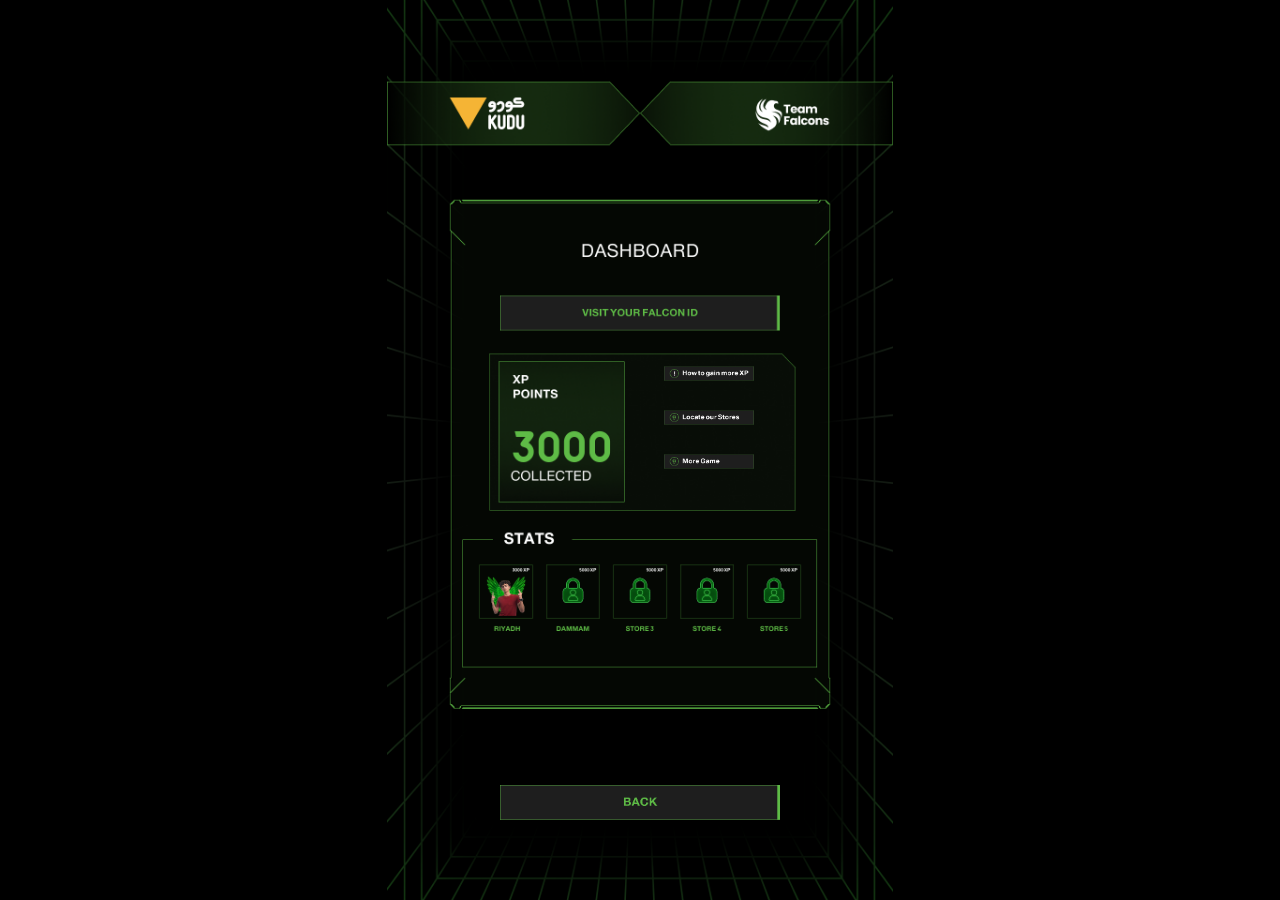
<file: pages/dashboard.html>
<!DOCTYPE html>
<html lang="en">
<head>
  <meta charset="UTF-8"/>
  <meta name="viewport" content="width=device-width,initial-scale=1.0"/>
  <title>Falcons x Kudu – Dashboard</title>
  <link rel="stylesheet" href="../style.css"/>
</head>
<body class="dashboard">
  <div class="dashboard-container">

<a href="detailid.html" class="btn-falcon-id"
   onclick="event.preventDefault();
            this.querySelector('img').src='../assets/images/VISIT YOUR FALCON ID_S.png';
            setTimeout(()=>location.href='detailid.html',200)">
  <img src="../assets/images/VISIT YOUR FALCON ID_N.png" alt="Visit Your Falcon ID">
</a>


<div class="xp-panel">
  <div class="xp-box">
   
  </div>
  <div class="xp-actions">
    
    <a href="howtogainmoreXP.html" class="xp-btn"
       onclick="event.preventDefault();
                this.querySelector('img').src='../assets/images/Group 25.png';
                setTimeout(()=>location.href='howtogainmoreXP.html',200)">
      <img src="../assets/images/Group 33.png" alt="How to gain more XP">
    </a>
    
    <a href="locateourstores.html" class="xp-btn"
       onclick="event.preventDefault();
                this.querySelector('img').src='../assets/images/Group 26.png';
                setTimeout(()=>location.href='locateourstores.html',200)">
      <img src="../assets/images/Group 31.png" alt="Locate our Stores">
    </a>
   
    <a href="moregame.html" class="xp-btn"
       onclick="event.preventDefault();
                this.querySelector('img').src='../assets/images/Group 30.png';
                setTimeout(()=>location.href='moregame.html',200)">
      <img src="../assets/images/Group 32.png" alt="More Game">
    </a>
  </div>
</div>


  </div>

  <a href="welcome.html" class="btn-back"
   onclick="event.preventDefault();
            this.querySelector('img').src='../assets/images/BACK_S.png';
            setTimeout(()=>location.href='welcome.html',200)">
  <img src="../assets/images/BACK_N.png" alt="Back">
</a>
</body>
</html>
</file>
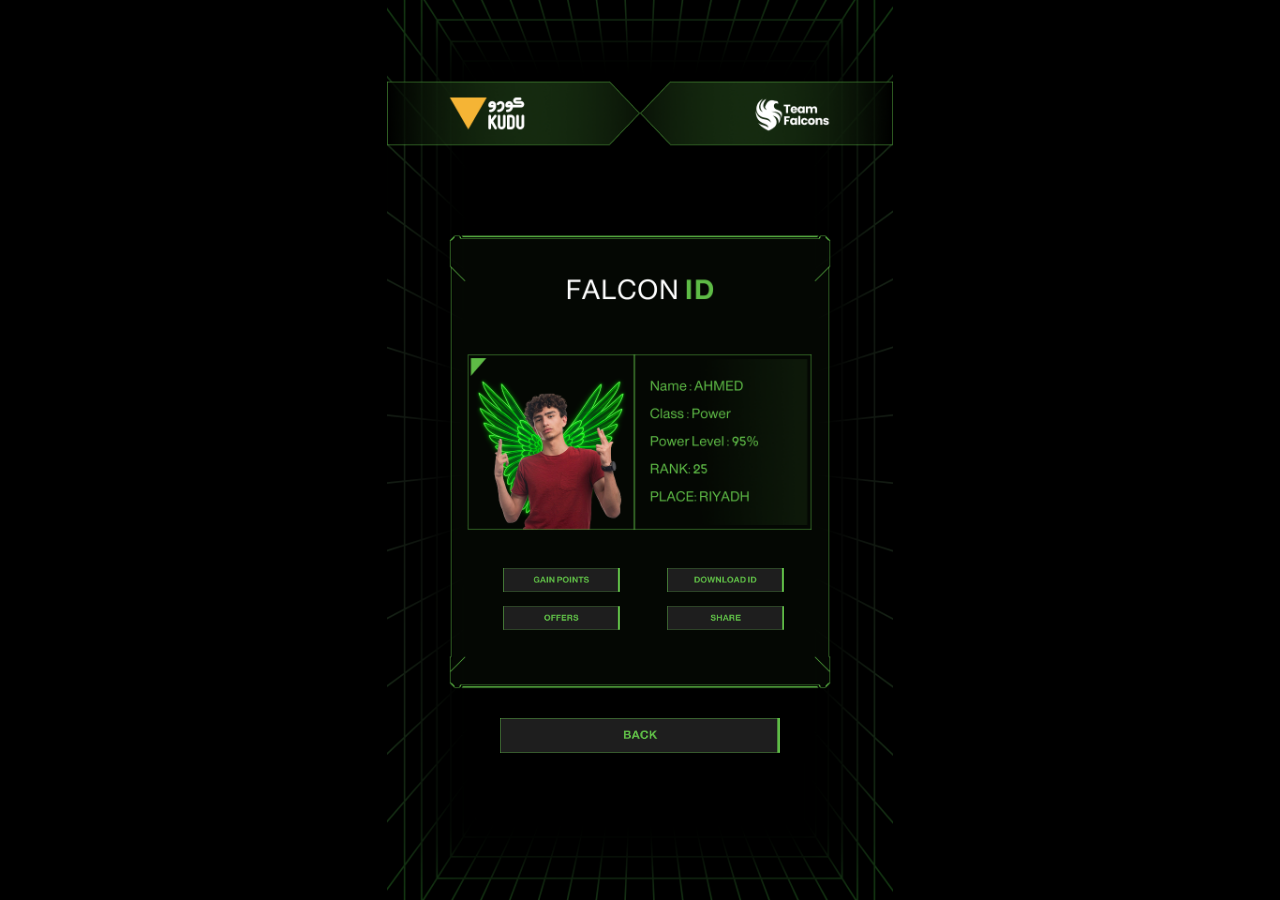
<file: pages/detailid.html>
<!DOCTYPE html>
<html lang="en">
<head>
  <meta charset="UTF-8"/>
  <meta name="viewport" content="width=device-width,initial-scale=1.0"/>
  <title>Falcon ID Details</title>
  <link rel="stylesheet" href="../style.css"/>
</head>
<body class="detailid">
  <div class="detailid-container">
    
    <div class="detailid-buttons">
      
      <a href="gainpoints.html" class="btn-detail"
         onclick="event.preventDefault();
                  this.querySelector('img').src='../assets/images/GAIN POINTS_S.png';
                  setTimeout(()=>location.href='gainpoints.html',200);">
        <img src="../assets/images/GAIN POINTS_N.png" alt="Gain Points">
      </a>

     
      <a href="download.html" class="btn-detail"
         onclick="event.preventDefault();
                  this.querySelector('img').src='../assets/images/DOWNLOAD ID_S.png';
                  setTimeout(()=>location.href='download.html',200);">
        <img src="../assets/images/DOWNLOAD ID_N.png" alt="Download ID">
      </a>

      
      <a href="offers.html" class="btn-detail"
         onclick="event.preventDefault();
                  this.querySelector('img').src='../assets/images/OFFERS_S.png';
                  setTimeout(()=>location.href='offers.html',200);">
        <img src="../assets/images/OFFERS_N.png" alt="Offers">
      </a>

      
      <a href="view.html" class="btn-detail"
         onclick="event.preventDefault();
                  this.querySelector('img').src='../assets/images/SHARE_S.png';
                  setTimeout(()=>location.href='view.html',200);">
        <img src="../assets/images/SHARE_N.png" alt="Share">
      </a>
    </div>

    
    <a href="dashboard.html" class="btn-back"
       onclick="event.preventDefault();
                this.querySelector('img').src='../assets/images/BACK_S.png';
                setTimeout(()=>location.href='dashboard.html',200);">
      <img src="../assets/images/BACK_N.png" alt="Back">
    </a>
  </div>
</body>
</html>
</file>
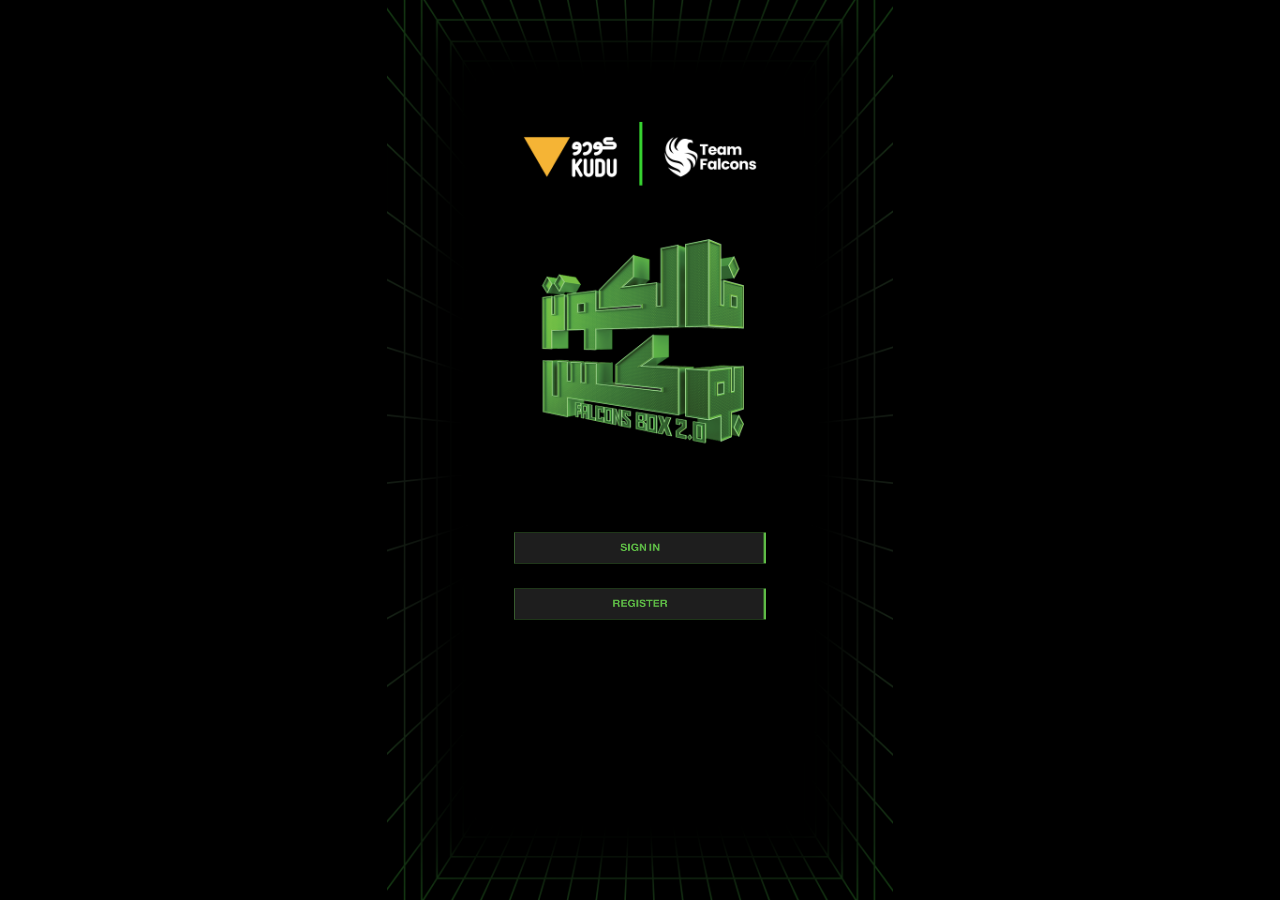
<file: pages/login.html>
<!DOCTYPE html>
<html lang="en">
<head>
  <meta charset="UTF-8" />
  <meta name="viewport" content="width=device-width, initial-scale=1.0"/>
  <title>Falcons x Kudu – Login</title>
  <link rel="stylesheet" href="../style.css" />
</head>
<body class="login">
  <div class="login-container">
    <div class="buttons">
      
      <a href="welcome.html"
         onclick="event.preventDefault();
                  this.querySelector('img').src='../assets/images/Sign In_S.png';
                  setTimeout(() => location.href='welcome.html', 200);">
        <img src="../assets/images/Sign In_N.png" alt="Sign In">
      </a>

      
      <a href="register.html"
         onclick="event.preventDefault();
                  this.querySelector('img').src='../assets/images/register_S.png';
                  setTimeout(() => location.href='register.html', 200);">
        <img src="../assets/images/register_N.png" alt="Register">
      </a>
    </div>
  </div>
</body>
</html>
</file>
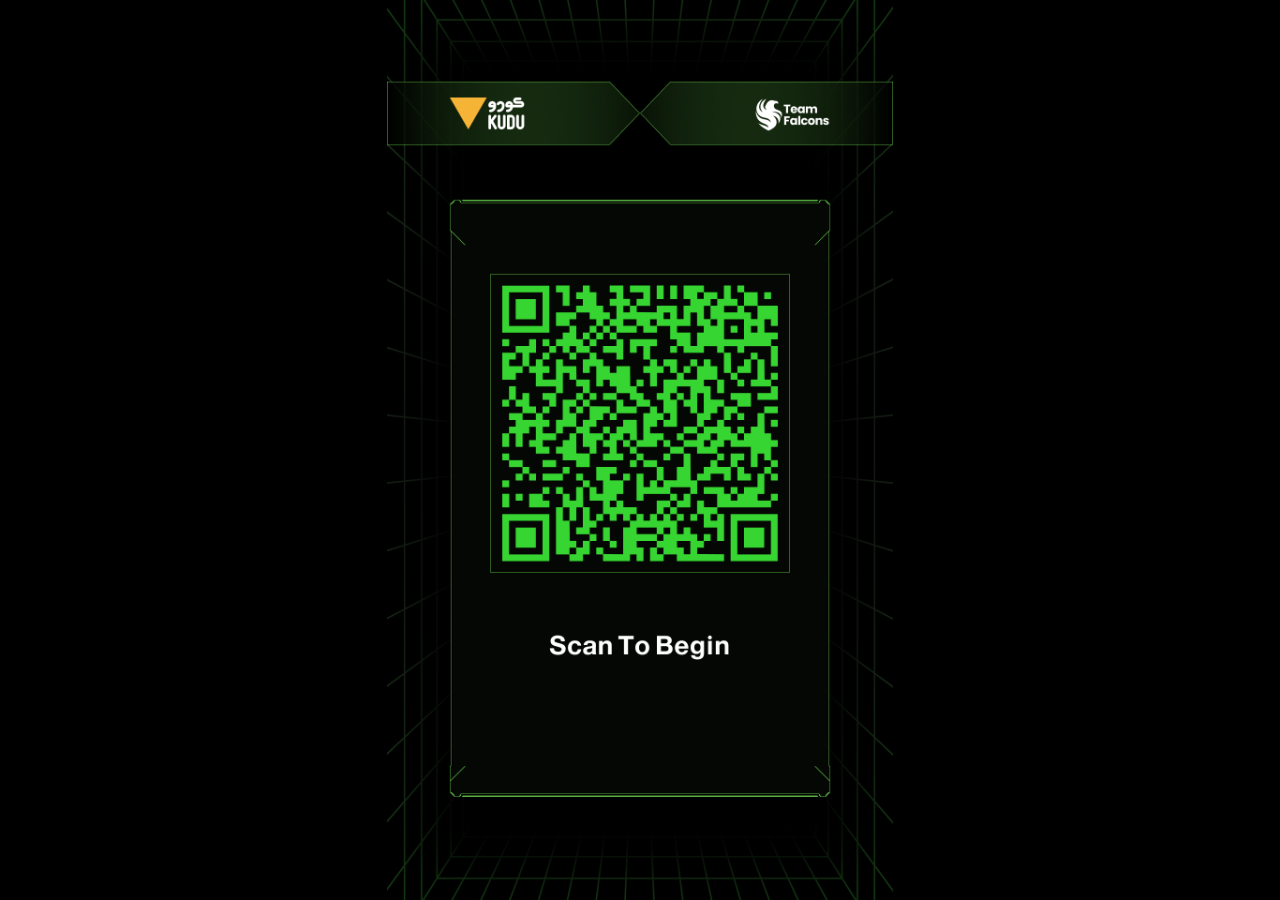
<file: pages/scan.html>
<!DOCTYPE html>
<html lang="en">
<head>
  <meta charset="UTF-8" />
  <meta name="viewport" content="width=device-width, initial-scale=1.0"/>
  <title>Falcons x Kudu – Scan</title>
  <link rel="stylesheet" href="../style.css" />
</head>
<body class="scan">
  <div class="scan-container">
  </div>
</body>
</html>
</file>
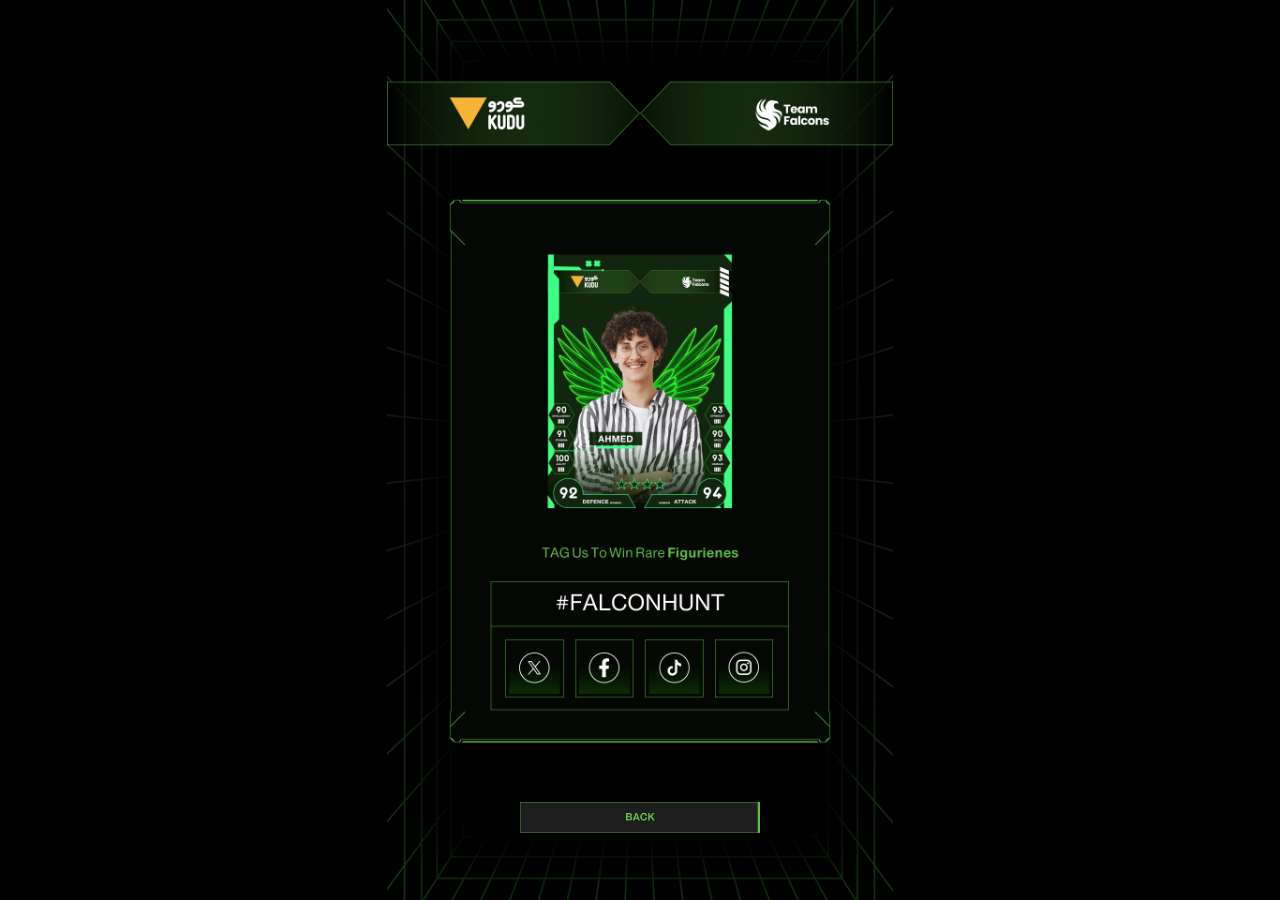
<file: pages/view.html>
<!DOCTYPE html>
<html lang="en">
<head>
  <meta charset="UTF-8" />
  <meta name="viewport" content="width=device-width,initial-scale=1.0"/>
  <title>Falcons x Kudu – Dashboard</title>
  <link rel="stylesheet" href="../style.css" />
</head>
<body class="view">
  <div class="view-container">
    <a href="detailid.html" class="btn-back"
       onclick="event.preventDefault();
                this.querySelector('img').src='../assets/images/BACK_S.png';
                setTimeout(()=>location.href='detailid.html',200);">
      <img src="../assets/images/BACK_N.png" alt="Back">
    </a>
</file>
<file: style.css>
@font-face {
  font-family: 'beIN Normal';
  src: url('fonts/bein-normal.ttf') format('truetype');
}
@font-face {
  font-family: 'beIN Black';
  src: url('fonts/bein-black.ttf') format('truetype');
}


body {
  margin: 0;
  padding: 0;
  font-family: 'beIN Normal', sans-serif;
  overflow: hidden;
  height: 100vh;
  width: 100vw;
}


body.index,
body.login,
body.welcome,
body.scan,
body.dashboard,
body.detailid,
body.view {
  background-color: black;
  background-size: contain;
  background-position: top center;
  background-repeat: no-repeat;
}


body.index {
  background-image: url('assets/images/BG.png');
}

body.login {
  background: url('assets/images/39.png') no-repeat top center;
  background-size: contain;
  background-color: #000;
}

body.welcome {
  background: url('assets/images/40.png') no-repeat top center;
  background-size: contain;
  background-color: #000;
}

body.scan {
  background: url('assets/images/41.png') no-repeat top center;
  background-size: contain;
  background-color: #000;
}

body.dashboard {
  background: url('assets/images/42.png') no-repeat top center;
  background-size: contain;
  background-color: #000;
}

body.detailid {
  background: url('assets/images/44.png') no-repeat top center;
  background-size: contain;
  background-color: #000;
}

body.view {
  background: url('assets/images/45.png') no-repeat top center;
  background-size: contain;
  background-color: #000;
}


body.index .container {
  position: absolute;
  top: 64%;
  left: 50%;
  transform: translate(-50%, -50%);
  width: 100%;
  max-width: 400px;
  display: flex;
  flex-direction: column;
  align-items: center;
  gap: 35px;
}
body.index .tap-button img {
  display: block;
  margin: 0 auto;
  width: 90%;
  max-width: 280px;
  height: 55px;
  object-fit: contain;
}
body.index .language-buttons {
  display: flex;
  justify-content: center;
  gap: 80px;
  margin-top: 100px;
}
body.index .language-buttons img {
  width: 220px;
  height: 105px;
  object-fit: contain;
}


body.login .login-container {
  position: absolute;
  top: 64%;
  left: 50%;
  transform: translate(-50%, -50%);
  width: 100%;
  max-width: 400px;
  display: flex;
  flex-direction: column;
  align-items: center;
  gap: 35px;
}


body.login .login-container > img {
  width: 90%;
  max-width: 280px;
  object-fit: contain;
  display: block;
  margin: 0 auto;
}


body.login .login-container .buttons {
  display: flex;
  flex-direction: column;
  gap: 1px;
}
body.login .login-container .buttons img {
  width: 90%;
  max-width: 280px;
  height: 55px;
  object-fit: contain;
  display: block;
  margin: 0 auto;
}



body.welcome .welcome-container {
  position: absolute;
  top: 64%;
  left: 50%;
  transform: translate(-50%, -50%);
  width: 100%;
  max-width: 400px;
  display: flex;
  flex-direction: column;
  align-items: center;
  gap: 90px;
}


body.welcome .welcome-container > img {
  width: 90%;
  max-width: 280px;
  object-fit: contain;
  display: block;
  margin: 0 auto;
}


body.welcome .welcome-container .buttons {
  margin-top: 250px; 
  display: flex;
  flex-direction: column;
  gap: 10px;
}
body.welcome .welcome-container .buttons img {
  width: 90%;
  max-width: 280px;
  height: 55px;
  object-fit: contain;
  display: block;
  margin: 0 auto;
}


body.welcome .welcome-container {
  position: relative;
}


body.welcome .welcome-container .ring {
  display: block;
  margin: 0 auto;
  width: 90%;
  max-width: 280px;
  object-fit: contain;
}


body.welcome .welcome-container .ring-text {
  position: absolute;
  top: 15%; 
  left: 50%;
  transform: translate(-50%, -50%);
  font-family: 'beIN Normal', sans-serif;
  font-size: 1.1rem;      
  color: #75d531a5;       
  pointer-events: none;   
  white-space: nowrap;
}


body.scan .scan-container {
  position: absolute;
  top: 64%;
  left: 50%;
  transform: translate(-50%, -50%);
  width: 100%;
  max-width: 400px;
  display: flex;
  flex-direction: column;
  align-items: center;
  gap: 35px;
}


body.scan .scan-container > img {
  width: 90%;
  max-width: 280px;
  object-fit: contain;
  display: block;
  margin: 0 auto;
}


body.scan .scan-container p {
  font-size: 1.2rem;
  color: white;
  font-family: 'beIN Normal', sans-serif;
  text-align: center;
  margin: 0;
}

body.dashboard .dashboard-container {
  position: absolute;
  top: 37%;                
  left: 50%;
  transform: translate(-50%, -50%);
  
  display: flex;
  flex-direction: column;
  align-items: center;
  gap: 69px;               
  
  width: 90%;
  max-width: 280px;        
}


body.dashboard .dashboard-container a img {
  display: block;
  width: 100%;
  height: 55px;            
  object-fit: contain;
}

body.dashboard .game-button img {
  display: block;
  margin: 0 auto;
  width: 100%;
  margin-left: auto; 
  align-self: flex-start;
  max-width: 140px;
  height: 50px;
  object-fit: contain;
}

body.dashboard .xp-panel {
  position: relative;
}
body.dashboard .xp-panel .game-button {
  position: absolute;
  top: 580px;
  left: 3px;
  width: 120px;
}
body.dashboard .xp-panel .game-button img {
  width: 100%;
  height: auto;
  display: block;
  gap: 30px;
}

body.dashboard .stores-button img {
  display: block;
  margin: 0 auto;
  width: 100%;
  margin-left: auto; 
  align-self: flex-start;
  max-width: 140px;
  height: 50px;
  object-fit: contain;
}

body.dashboard .xp-panel {
  position: relative;
}
body.dashboard .xp-panel .stores-button {
  position: absolute;
  top: 396px;
  left: 3px;
  width: 120px;
}
body.dashboard .xp-panel .stores-button img {
  width: 100%;
  height: auto;
  display: block;
}

body.dashboard .gain-button img {
  display: block;
  margin: 0 auto;
  width: 100%;
  margin-left: auto; 
  align-self: flex-start;
  max-width: 140px;
  height: 50px;
  object-fit: contain;
}


body.dashboard .xp-panel {
  position: relative;
  width: 90%;
  max-width: 330px;
  margin: 0 auto;
  
}


body.dashboard .xp-panel .xp-box {
  position: relative;
}


body.dashboard .xp-panel .xp-actions {
  position: absolute;
  top: -25px;              
  right: 12px;             
  display: flex;
  flex-direction: column;
  gap: 8px;                
}


body.dashboard .xp-actions .xp-btn img {
  display: block;
  width: 90px;             
  height: 36px;            
  object-fit: contain;
}


body.dashboard .dashboard-container {
  gap: 40px;           
}


body.dashboard .btn-back {
  position: absolute;
  bottom: 70px;        
  left: 50%;
  transform: translateX(-50%);
  width: 90%;
  max-width: 280px;    
  z-index: 10;         
}


body.dashboard .btn-back img {
  display: block;
  width: 100%;
  height: 55px;        
  object-fit: contain;
}


body.detailid .detailid-container {
  position: absolute;
  top: 64%;
  left: 50%;
  transform: translate(-50%, -50%);
  width: 90%;
  max-width: 400px;
  display: flex;
  flex-direction: column;
  align-items: center;
  gap: 20px;
}


body.detailid .detailid-buttons {
  display: grid;
  grid-template-columns: 1fr 1fr;
  grid-gap: 15px;
  width: 100%;
}


body.detailid .btn-detail img {
  display: block;
  width: 100%;
  height: 50px;         
  object-fit: contain;
}


body.detailid .detailid-buttons {
  display: grid;
  grid-template-columns: 1fr 1fr;
  grid-gap: 8px;         
  width: 80%;            
  max-width: 320px;      
  margin: 16px auto;     
  margin-bottom: -40px;
  margin-left: 63px;
}


body.detailid .detailid-buttons .btn-detail img {
  display: block;
  width: 75%;
  height: 40px;          
  object-fit: contain;
  margin-top: -10px;
}

body.detailid .btn-back {
  position: absolute;
  bottom: -165px;        
  left: 50%;
  transform: translateX(-50%);
  width: 90%;
  max-width: 280px;    
  z-index: 10;         
}


body.detailid .btn-back img {
  display: block;
  width: 100%;
  height: 55px;        
  object-fit: contain;
}


body.view .btn-back {
  position: absolute;
  bottom: 60px;              
  left: 50%;
  transform: translateX(-50%);
  width: 80%;                
  max-width: 240px;          
  z-index: 10;               
}

body.view .btn-back img {
  display: block;
  width: 100%;
  height: 45px;              
  object-fit: contain;
  margin: 0 auto;
}
</file>
